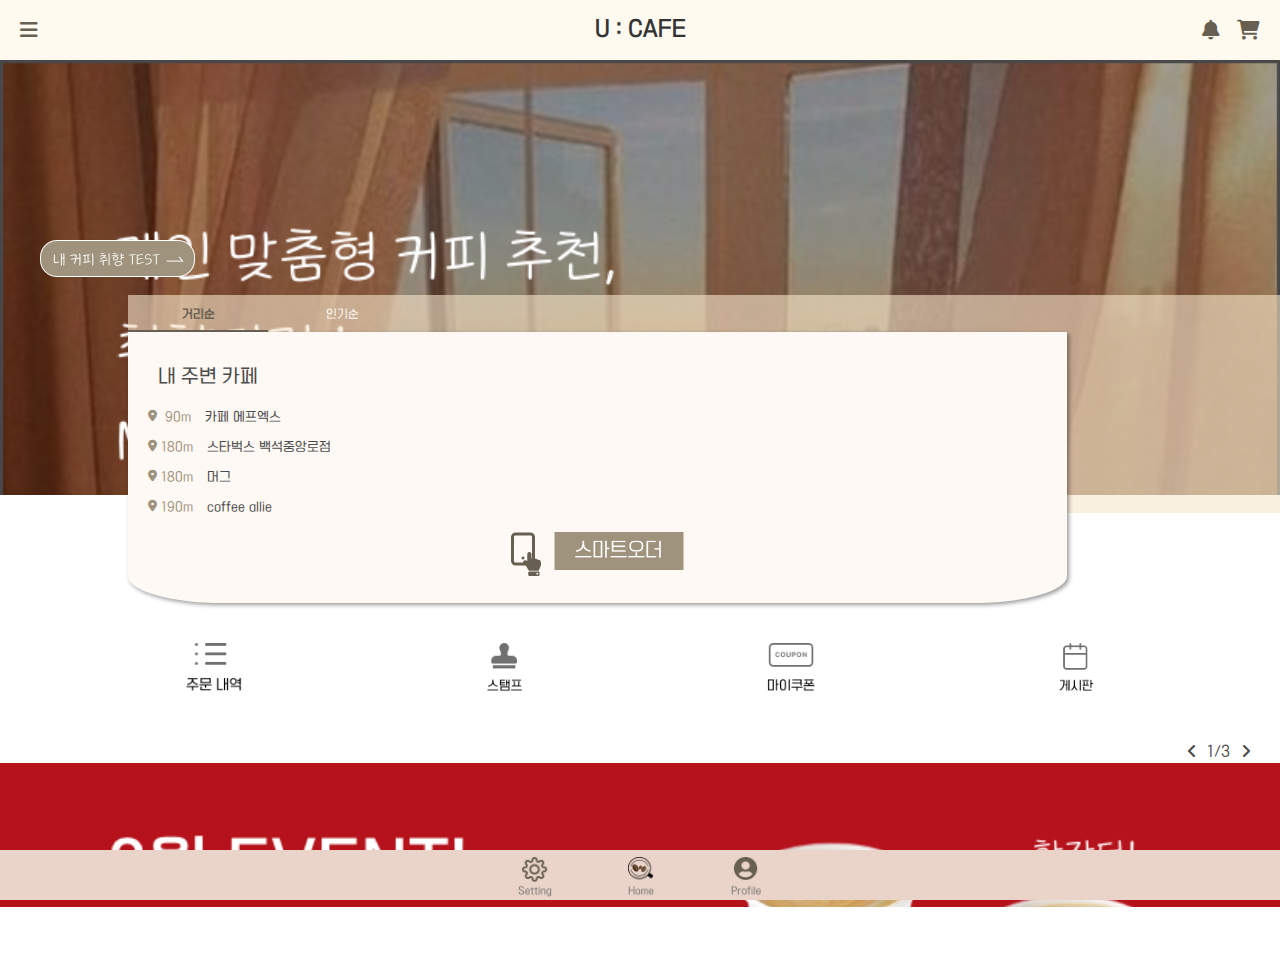
<file: index.html>
<!DOCTYPE html>
<html lang="ko">
<head>
    <meta charset="UTF-8">
    <meta http-equiv="X-UA-Compatible" content="IE=edge">
    <meta name="viewport" content="width=device-width, initial-scale=1.0">
    <title>UCAFE_main</title>
    <!-- 즐겨찾기 추가시 생성되는 파비콘 삽입 -->
    <link rel="shortcut icon" href="./img/favicon.ico" type="image/x-icon">
    <!-- 초기화 -->
    <link rel="stylesheet" href="./css/reset.css" type="text/css">
    <!--공통 서식 -->
    <link rel="stylesheet" href="./css/base.css" type="text/css">
    <!-- 레이아웃 -->
    <link rel="stylesheet" href="./css/main.css" type="text/css">
   <!-- 폰트어썸 아이콘을 사용하기 위한 링크 주소 -->
   <link rel="stylesheet" href="https://cdnjs.cloudflare.com/ajax/libs/font-awesome/6.0.0/css/all.min.css" integrity="sha512-9usAa10IRO0HhonpyAIVpjrylPvoDwiPUiKdWk5t3PyolY1cOd4DSE0Ga+ri4AuTroPR5aQvXU9xC6qOPnzFeg==" crossorigin="anonymous" referrerpolicy="no-referrer" />
   <script src="./script/jquery-3.6.0.js"></script>
</head>
<body>
    <input type="checkbox" id="toggle">
    <!-- 헤더 영역 -->
    <header>
        <h1><a href="index.html" title="메인페이지로 바로가기">
            U : CAFE</a>
        </h1>
        <div class="h_icon">
        <label for="toggle" class="fas fa-bars"></label>
        <a href="o_bell.html" title="알림"><i class="fa-solid fa-bell"></i></a>
        <a href="cart.html" title="장바구니"><i class="fas fa-shopping-cart"></i></a>
    </div>
    <!-- nav : gnb -->
    <nav class="gnb">
    <i class="fa-solid fa-barcode"></i>
    <label for="toggle" class="fas fa-times"></label>
    <!-- gnb : 로그인 -->
    <div class="log_in">
        <h2><a href="login.html" title="로그인">
            <i class="fa-solid fa-user"></i> &nbsp;로그인하기   
        </a></h2>
        <ul>
            <li><a href="stamp.html" title="스탬프">
                0<br>스탬프
            </a></li>
            <li><a href="coupon.html" title="쿠폰">
                0<br>쿠폰
            </a></li>
        </ul>
    </div>
    <!-- gnb : 메뉴 -->
    <ul class="gnb_list">
        <li><a href="order.html" title="주문하기">주문하기</a></li>
        <li><a href="test.html" title="내 커피 취향 테스트">내 커피 취향 테스트</a></li>
        <li><a href="curation.html" title="오늘의 추천 메뉴">오늘의 추천 메뉴</a></li>
        <li><a href="membership.html" title="주문 내역">주문 내역</a></li>
        <li><a href="info.html" title="게시판">게시판</a></li>
        <li><a href="event.html" title="이벤트">이벤트</a></li>
    </ul>


    </nav>
    </header>

    <!-- 메인콘텐츠 -->
    <main>
        <!-- slide -->
        <article id="slide">
            <h2>slide</h2>
            <ul>
                <li>
                    <img src="./img/s_01.png" alt="배너01">
                    <div class="s_btn">
                        <a href="test.html" title="내 취향 커피 테스트">
                        <img src="./img/s1_btn2.png" alt="button"></a>
                    </div>
            </li>
                <li>
                    <img src="./img/s_02.png" alt="배너02">
                    <div class="s_btn">
                        <a href="info.html" title="카페 및 메뉴 정보">
                        <img src="./img/s2_btn2.png" alt="button"></a>
                    </div>    
                </li>
                <li>
                    <img src="./img/s_03.png" alt="배너03">
                    <div class="s_btn">
                        <a href="curation.html" title="오늘의 추천메뉴">
                        <img src="./img/s2_btn2.png" alt="button"></a>
                    </div>    
                    </li>
            </ul>
        </article>
        <!-- 카페 검색 탭 -->
        <article id="tab_con">
            <h2>main_tab</h2>
            <input type="radio" id="tab01" name="a" checked>
            <label for="tab01">거리순</label>

            <input type="radio" id="tab02" name="a">
            <label for="tab02">인기순</label>
            <!-- 거리순 -->
            <ul class="d_list">
                <li class="title">내 주변 카페</li>
                <li><span><i class="fa-solid fa-location-dot"></i>&nbsp;&nbsp;90m</span>
                    카페 에프엑스</li>
                <li><span><i class="fa-solid fa-location-dot"></i> 180m</span>
                    스타벅스 백석중앙로점</li>
                <li><span><i class="fa-solid fa-location-dot"></i> 180m</span>
                    머그</li>
                <li><span><i class="fa-solid fa-location-dot"></i> 190m</span>
                    coffee allie</li>
            <!-- 주문 btn -->
            <li class="btn">
                <a href="order.html" title="order_btn">
                <img src="./img/m_order.png" alt="주문하기버튼">
                </a>
            </li>
            </ul>

            <!-- 인기순 -->
            <ul class="b_list">
                <li class="title">내 주변 카페</li>
                <li><span><i class="fa-solid fa-location-dot"></i> 278m</span>
                    스타벅스 백석중앙로점</li>
                <li><span><i class="fa-solid fa-location-dot"></i> 399m</span>
                    타르타르 일산백석점</li>
                <li><span><i class="fa-solid fa-location-dot"></i> 562m</span>
                    컴피</li>
                <li><span><i class="fa-solid fa-location-dot"></i> 562m</span>
                    37.5 일산백석점</li>
            <!-- 주문 btn -->
            <li class="btn">
                <a href="order.html" title="order_btn">
                <img src="./img/m_order.png" alt="주문하기버튼">
                </a>
            </li>
            </ul>   
        </article>
        <!-- 가로 배치 아이콘 -->
        <article id="col_con">
            <h2>main_icon</h2>
            <ul>
                <li><a href="pre.html" title="이전 주문 내역">
                    <img src="./img/m_icon_list.png" alt="list"></a></li>
                <li><a href="stamp.html" title="스탬프">
                    <img src="./img/m_icon_stamp.png" alt="stamp"></a></li>
                <li><a href="coupon.html" title="마이쿠폰">
                    <img src="./img/m_icon_coupon.png" alt="coupon"></a></li>
                <li><a href="commu.html" title="게시판">
                    <img src="./img/m_icon_com.png" alt="community"></a></li>
            </ul>
        </article>
        <!-- 광고 배너 -->
        <article id="s_banner">
            <h2>main_banner</h2>
            <img src="./img/b1.png" alt="광고배너" id="banner">
        
            <i class="fas fa-angle-left" id="l_btn"></i>
            <i class="fas fa-angle-right" id="r_btn"></i>
            <span id="page">&nbsp;</span>
        </article>
    </main>

    <!-- 푸터 영역 -->
    <footer>
        <!-- 푸터nav -->
        <nav>
            <ul>
                <li><a href="setting.html" title="설정화면으로 이동">
                    <img src="./img/f_setting.png" alt="setting"></a></li>
                <li><a href="index.html" title="메인화면으로 이동">
                    <img src="./img/f_logo.png" alt="main"></a></li>
                <li><a href="user.html" title="내 회원 정보로 이동">
                    <img src="./img/f_user.png" alt="user"></a></li>
            </ul>
        </nav>
    </footer>

    <script>
        // main slide
        $(document).ready(function(){
    
           //  첫번째 목록의 앞에 마지막 목록을 배치
            $('#slide > ul > li:last-child').insertBefore('#slide > ul > li:first-child');
           //  왼쪽으로 이동하여 1번이미지가 가운데 오도록한다
           $('#slide > ul').css('margin-left','-100%');
    
           function moveLeft(){
               console.log(1);
               $('#slide > ul').animate({'margin-left':'-200%'},500,function(){
                   $('#slide > ul > li:first-child').insertAfter('#slide > ul > li:last-child');
                   $('#slide > ul').css('margin-left','-100%');
               });
           }
           let Timer = setInterval(moveLeft,3000)
        });

         // slide banner
         let n = 1; //초기값
        document.getElementById('page').innerHTML = n+'/3';
        
        //좌, 우측 방향버튼 글릭시 해당 숫자가 표시되개 하기
        //변수 선언
        const l_btn = document.getElementById('l_btn');
        const r_btn = document.getElementById('r_btn');

        l_btn.onclick = function(){
            if(n==1){
                n=3; 
            }else{ 
                n--;
            }
            document.getElementById('page').innerHTML=n+'/3';
            document.getElementById('banner').src='./img/b'+n+'.png';
        }
        r_btn.onclick = function(){
            if(n==3){ 
                n=1; 
            }else{ 
                n++; 
            }
            document.getElementById('page').innerHTML=n+'/3'; //변수에 값을 대입하여 숫자가 변경되도록 한다
            document.getElementById('banner').src='./img/b'+n+'.png';
        }
        //5초마다 페이지 번호를 증가시켜서 자동으로 이미지 변경되게 하기
        let Timer = setInterval(function(){
            if(n==3){ 
                n=1; 
            }else{ 
                n++; 
            }
            document.getElementById('page').innerHTML=n+'/3'; //변수에 값을 대입하여 숫자가 변경되도록 한다
            document.getElementById('banner').src='./img/b'+n+'.png';
        },5000);
    </script>
</body>
</html>
</file>
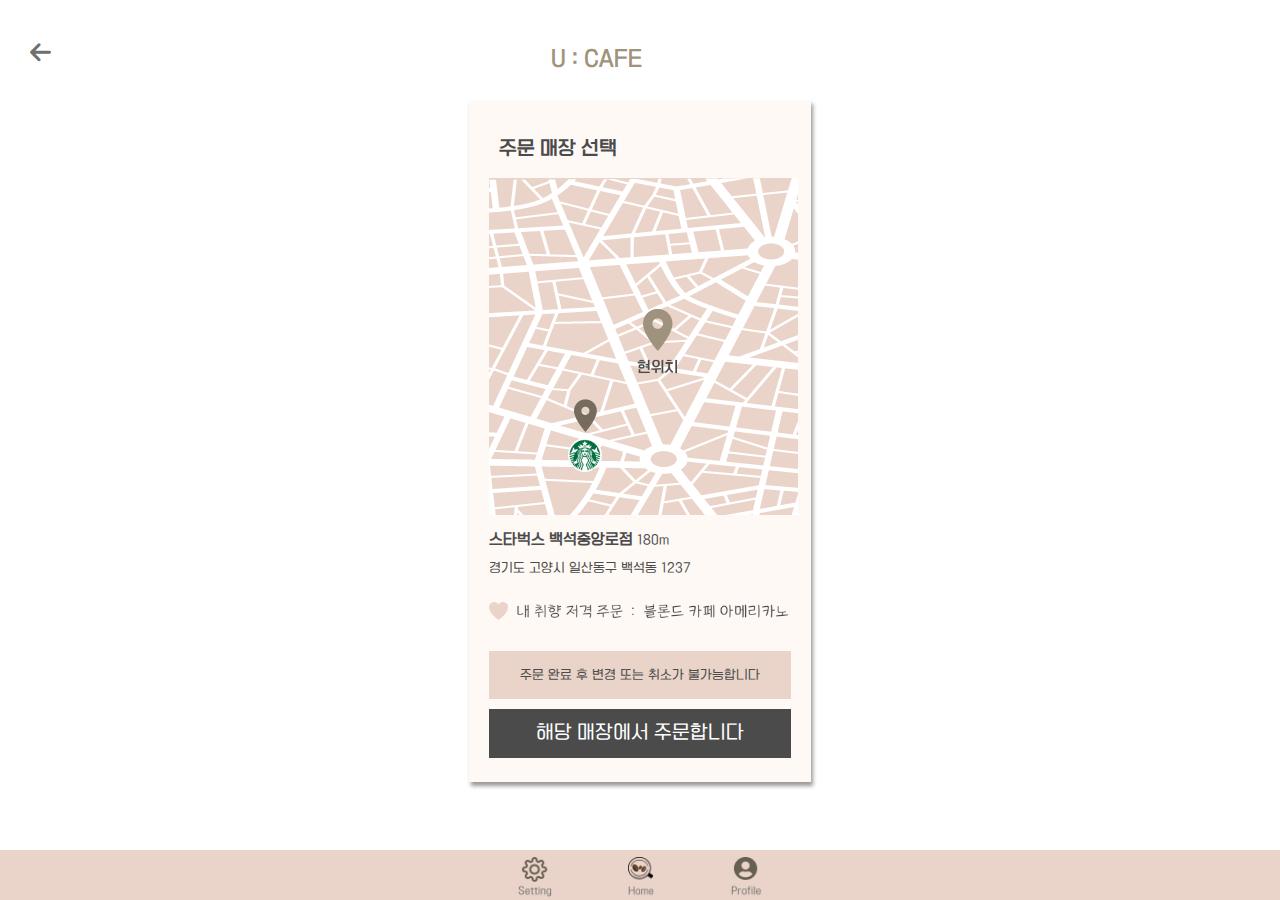
<file: order.html>
<!DOCTYPE html>
<html lang="ko">
<head>
    <meta charset="UTF-8">
    <meta http-equiv="X-UA-Compatible" content="IE=edge">
    <meta name="viewport" content="width=device-width, initial-scale=1.0">
    <title>UCAFE_order</title>
    <!-- 즐겨찾기 추가시 생성되는 파비콘 삽입 -->
    <link rel="shortcut icon" href="./img/favicon.ico" type="image/x-icon">
    <!-- 초기화 -->
    <link rel="stylesheet" href="./css/reset.css" type="text/css">
    <!--공통 서식 -->
    <link rel="stylesheet" href="./css/base.css" type="text/css">
    <!-- 레이아웃 -->
    <link rel="stylesheet" href="./css/order.css" type="text/css">
   <!-- 폰트어썸 아이콘을 사용하기 위한 링크 주소 -->
   <link rel="stylesheet" href="https://cdnjs.cloudflare.com/ajax/libs/font-awesome/6.0.0/css/all.min.css" integrity="sha512-9usAa10IRO0HhonpyAIVpjrylPvoDwiPUiKdWk5t3PyolY1cOd4DSE0Ga+ri4AuTroPR5aQvXU9xC6qOPnzFeg==" crossorigin="anonymous" referrerpolicy="no-referrer" />
</head>
<body>
    <!-- 헤더 영역 -->
    <header>
        <a href="index.html" title="메인화면가기"><i class="fa-solid fa-arrow-left"></i></a>
        <h1>U : CAFE</h1>
    </header>
    <!-- 메인콘텐츠 -->
    <main>
        <div class="order">
            <div class="order_txt">
                <h2>주문 매장 선택</h2> 
                <ul>
                    <li>
                      <img src="./img/p_order.png" alt="주문 매장 위치">
                  </li>
                  <li><span>스타벅스 백석중앙로점</span> 180m</li>
                  <li>경기도 고양시 일산동구 백석동 1237</li>
                  <li><img src="./img/order_res.png" alt="내 취향 저격 메뉴"></li>
                  <li class="b01">주문 완료 후 변경 또는 취소가 불가능합니다</li>
                  <li class="b02"><a href="order_menu.html" title="메뉴 선택 화면으로 이동">해당 매장에서 주문합니다</a></li>
                </ul>
            </div>
        </div>
      </main>

        <!-- 푸터 영역 -->
        <footer>
            <!-- 푸터nav -->
            <nav>
                <ul>
                    <li><a href="setting.html" title="설정화면으로 이동">
                        <img src="./img/f_setting.png" alt="setting"></a></li>
                    <li><a href="index.html" title="메인화면으로 이동">
                        <img src="./img/f_logo.png" alt="main"></a></li>
                    <li><a href="user.html" title="내 회원 정보로 이동">
                        <img src="./img/f_user.png" alt="user"></a></li>
                </ul>
            </nav>
        </footer>
</body>
</html>
</file>
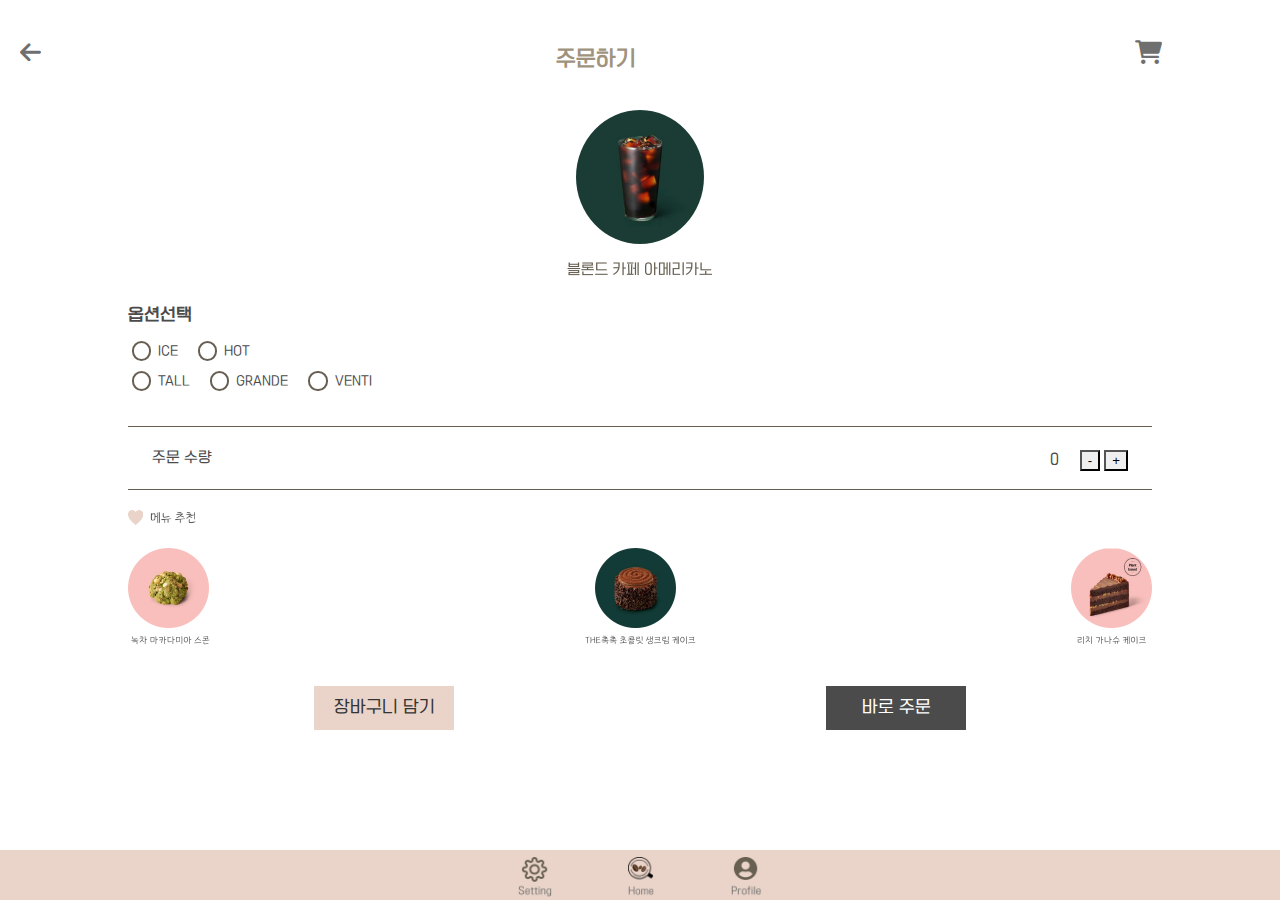
<file: order_menu.html>
<!DOCTYPE html>
<html lang="ko">
<head>
    <meta charset="UTF-8">
    <meta http-equiv="X-UA-Compatible" content="IE=edge">
    <meta name="viewport" content="width=device-width, initial-scale=1.0">
    <title>UCAFE_order</title>
    <!-- 즐겨찾기 추가시 생성되는 파비콘 삽입 -->
    <link rel="shortcut icon" href="./img/favicon.ico" type="image/x-icon">
    <!-- 초기화 -->
    <link rel="stylesheet" href="./css/reset.css" type="text/css">
    <!--공통 서식 -->
    <link rel="stylesheet" href="./css/base.css" type="text/css">
    <!-- 레이아웃 -->
    <link rel="stylesheet" href="./css/order_menu.css" type="text/css">
    <!-- 옵션선택 -->
    <script src="./script/check.js"></script>
    <!-- 숫자 증감 -->
    <script src="./script/number.js"></script>
   <!-- 폰트어썸 아이콘을 사용하기 위한 링크 주소 -->
   <link rel="stylesheet" href="https://cdnjs.cloudflare.com/ajax/libs/font-awesome/6.0.0/css/all.min.css" integrity="sha512-9usAa10IRO0HhonpyAIVpjrylPvoDwiPUiKdWk5t3PyolY1cOd4DSE0Ga+ri4AuTroPR5aQvXU9xC6qOPnzFeg==" crossorigin="anonymous" referrerpolicy="no-referrer" />
</head>
<body>
    <!-- 헤더 영역 -->
    <header>
        <h1>주문하기</h1>
        <div class="h_icon">
        <a href="order.html" title="이전화면으로"><i class="fa-solid fa-arrow-left"></i></a>
        <a href="cart.html" title="장바구니"><i class="fas fa-shopping-cart"></i></a>
    </div>
    </header>
    <!-- 메인콘텐츠 -->
    <main>
        <div class="order">
            <div class="img">
            <img src="./img/menu_img.png" alt="블론드 카페 아메리카노">
        </div> 
            <div class="check">
                <h3>옵션선택</h3> 
                <!-- 옵션1 -->
                <div class="checkbox">
                    <label>  
                    <input type="checkbox" name="one" value="ice" onclick='checkOnlyOne(this)'/> 
                    ICE
                    <span class="checkmark"></span>
                </label> 
                    <label>
                    <input type="checkbox" name="one" value="hot" onclick='checkOnlyOne(this)'/> 
                    HOT
                </label>
            </div> 
            <!-- 옵션2 -->
            <div class="checkbox">
                <label>  
                <input type="checkbox" name="size" value="TALL" onclick='checkOneSize(this)'/> 
                TALL
            </label> 
                <label>
                <input type="checkbox" name="size" value="GRANDE" onclick='checkOneSize(this)'/> 
                GRANDE
            </label>
                <label>
                <input type="checkbox" name="size" value="VENTI" onclick='checkOneSize(this)'/> 
                VENTI
            </label>
        </div>      
            </div>
            <!-- 주문 수량 증감 -->
            <div class="number">
            주문 수량
            <div class="n_right">
                <div id='result'>0</div>
            <input type='button' onclick='count("minus")' value='-'/>
            <input type='button' onclick='count("plus")' value='+'/>
            </div>
            </div>
            <!-- 메뉴 추천 -->
            <div class="recom">
                <h4><img src="./img/recommend.png" alt="메뉴 추천"></h4>
                <ul class="recom_img">
                    <li><a href="#" title="메뉴 상세페이지로 이동"><img src="./img/r_01.png" alt="메뉴1"></a></li>
                    <li><a href="#" title="메뉴 상세페이지로 이동"><img src="./img/r_02.png" alt="메뉴2"></a></li>
                    <li><a href="#" title="메뉴 상세페이지로 이동"><img src="./img/r_03.png" alt="메뉴3"></a></li>
                </ul>
            </div>
            <!-- 버튼 -->
            <ul class="btn">
                <li class="b01"><a href="cart.html" title="장바구니 담기">장바구니 담기</a></li>
                <li class="b02"><a href="pay.html" title="바로 주문">바로 주문</a></li>
            </ul>
        </div>
      </main>

        <!-- 푸터 영역 -->
        <footer>
            <!-- 푸터nav -->
            <nav>
                <ul>
                    <li><a href="setting.html" title="설정화면으로 이동">
                        <img src="./img/f_setting.png" alt="setting"></a></li>
                    <li><a href="index.html" title="메인화면으로 이동">
                        <img src="./img/f_logo.png" alt="main"></a></li>
                    <li><a href="user.html" title="내 회원 정보로 이동">
                        <img src="./img/f_user.png" alt="user"></a></li>
                </ul>
            </nav>
        </footer>
</body>
</html>
</file>
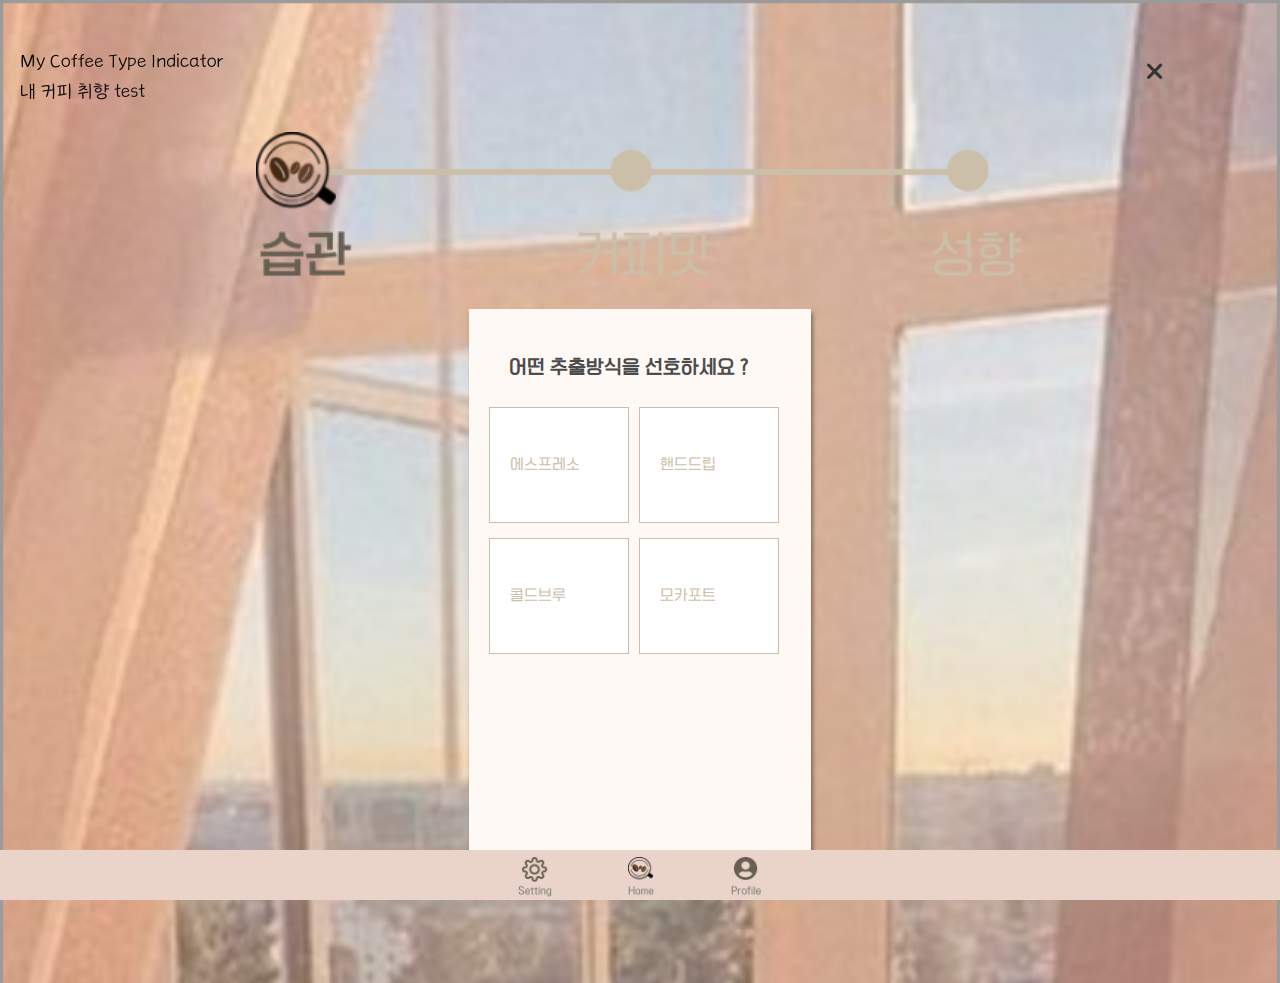
<file: test.html>
<!DOCTYPE html>
<html lang="ko">
<head>
    <meta charset="UTF-8">
    <meta http-equiv="X-UA-Compatible" content="IE=edge">
    <meta name="viewport" content="width=device-width, initial-scale=1.0">
    <title>UCAFE_test</title>
    <!-- 즐겨찾기 추가시 생성되는 파비콘 삽입 -->
    <link rel="shortcut icon" href="./img/favicon.ico" type="image/x-icon">
    <!-- 초기화 -->
    <link rel="stylesheet" href="./css/reset.css" type="text/css">
    <!--공통 서식 -->
    <link rel="stylesheet" href="./css/base.css" type="text/css">
    <!-- 레이아웃 -->
    <link rel="stylesheet" href="./css/test.css" type="text/css">
   <!-- 폰트어썸 아이콘을 사용하기 위한 링크 주소 -->
   <link rel="stylesheet" href="https://cdnjs.cloudflare.com/ajax/libs/font-awesome/6.0.0/css/all.min.css" integrity="sha512-9usAa10IRO0HhonpyAIVpjrylPvoDwiPUiKdWk5t3PyolY1cOd4DSE0Ga+ri4AuTroPR5aQvXU9xC6qOPnzFeg==" crossorigin="anonymous" referrerpolicy="no-referrer" />
</head>
<body>
    <!-- 헤더 영역 -->
    <header>
        <h1><a href="index.html" title="메인페이지로 바로가기">
            <img src="./img/h_test.png" alt="내 취향 커피 test"></a>
        </h1>
        <a href="index.html" title="현재창닫기"><i class="fas fa-times"></i></a>
    </header>

    <!-- 메인콘텐츠 -->
    <main>
      <div class="test">
          <div class="h_test">
          <img src="./img/i_test.png" alt="테스트 진행상황">
        </div>
          <div class="m_test">
              <h2>어떤 추출방식을 선호하세요 ?</h2>
              <ul>
                  <li><a href="test_1.html">에스프레소</a>
                    <span><img src="./img/test_check.png" alt="선택아이콘"></span>
                </li>
                  <li><a href="test_1.html">핸드드립</a>
                    <span><img src="./img/test_check.png" alt="선택아이콘"></span>
                </li>
                  <li><a href="test_1.html">콜드브루</a>
                    <span><img src="./img/test_check.png" alt="선택아이콘"></span>
                </li>
                  <li><a href="test_1.html">모카포트</a>
                    <span><img src="./img/test_check.png" alt="선택아이콘"></span>
                </li>
              </ul>
          </div>
      </div>
    </main>

    <!-- 푸터 영역 -->
    <footer>
        <!-- 푸터nav -->
        <nav>
            <ul>
                <li><a href="setting.html" title="설정화면으로 이동">
                    <img src="./img/f_setting.png" alt="setting"></a></li>
                <li><a href="index.html" title="메인화면으로 이동">
                    <img src="./img/f_logo.png" alt="main"></a></li>
                <li><a href="user.html" title="내 회원 정보로 이동">
                    <img src="./img/f_user.png" alt="user"></a></li>
            </ul>
        </nav>
    </footer>

</body>
</html>
</file>
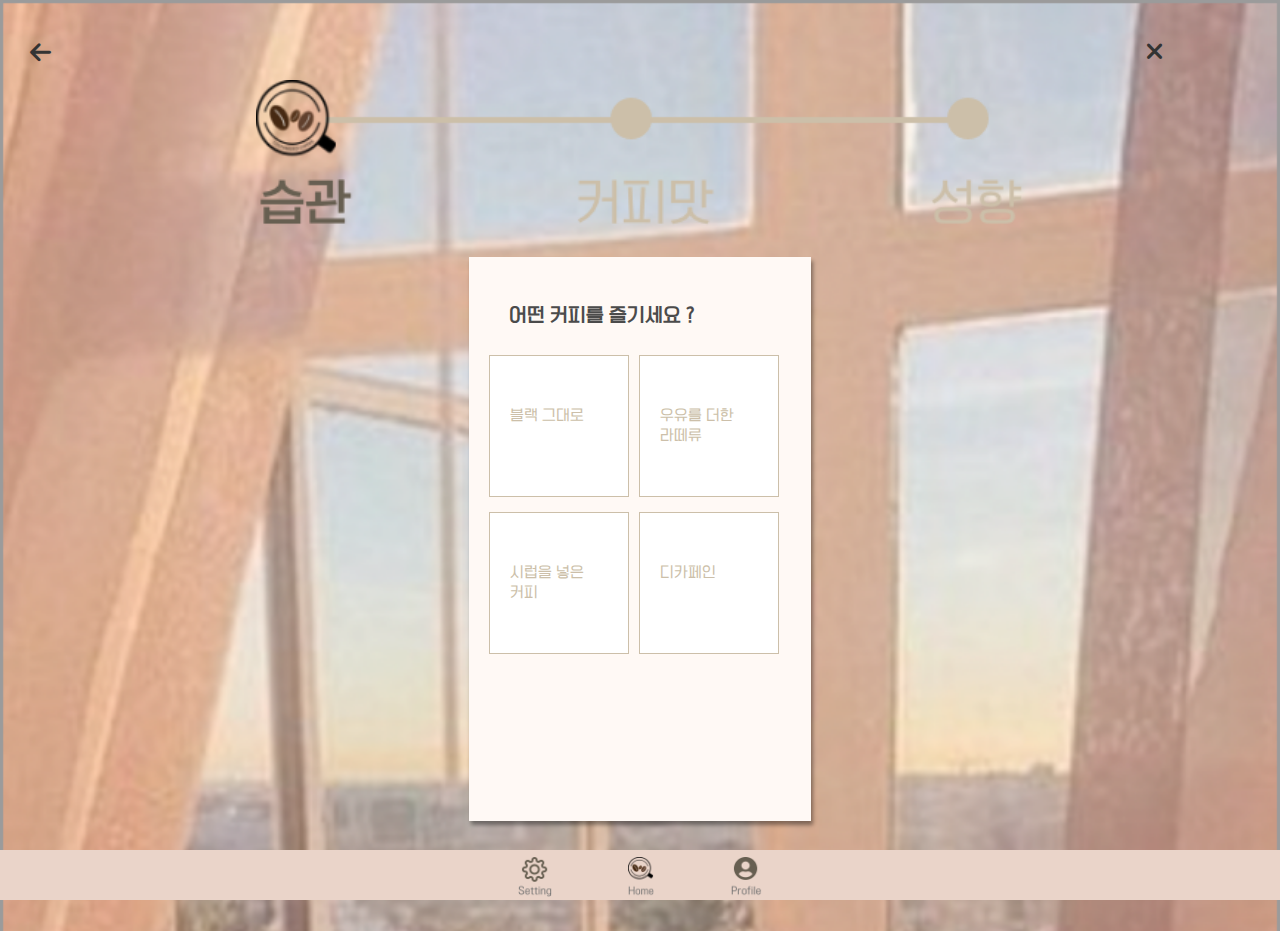
<file: test_1.html>
<!DOCTYPE html>
<html lang="ko">
<head>
    <meta charset="UTF-8">
    <meta http-equiv="X-UA-Compatible" content="IE=edge">
    <meta name="viewport" content="width=device-width, initial-scale=1.0">
    <title>UCAFE_test</title>
    <!-- 즐겨찾기 추가시 생성되는 파비콘 삽입 -->
    <link rel="shortcut icon" href="./img/favicon.ico" type="image/x-icon">
    <!-- 초기화 -->
    <link rel="stylesheet" href="./css/reset.css" type="text/css">
    <!--공통 서식 -->
    <link rel="stylesheet" href="./css/base.css" type="text/css">
    <!-- 레이아웃 -->
    <link rel="stylesheet" href="./css/test_1.css" type="text/css">
   <!-- 폰트어썸 아이콘을 사용하기 위한 링크 주소 -->
   <link rel="stylesheet" href="https://cdnjs.cloudflare.com/ajax/libs/font-awesome/6.0.0/css/all.min.css" integrity="sha512-9usAa10IRO0HhonpyAIVpjrylPvoDwiPUiKdWk5t3PyolY1cOd4DSE0Ga+ri4AuTroPR5aQvXU9xC6qOPnzFeg==" crossorigin="anonymous" referrerpolicy="no-referrer" />
</head>
<body>
    <!-- 헤더 영역 -->
    <header>
        <a href="test.html" title="이전화면으로"><i class="fa-solid fa-arrow-left"></i></a>
        <a href="index.html" title="현재창닫기"><i class="fas fa-times"></i></a>
    </header>

    <!-- 메인콘텐츠 -->
    <main>
      <div class="test">
          <div class="h_test">
          <img src="./img/i_test.png" alt="테스트 진행상황">
        </div>
          <div class="m_test">
              <h2>어떤 커피를 즐기세요 ?</h2>
              <ul>
                  <li><a href="test_2.html">블랙 그대로</a>
                    <span><img src="./img/test_check.png" alt="선택아이콘"></span>
                </li>
                  <li><a href="test_2.html">우유를 더한<br>라떼류</a>
                    <span><img src="./img/test_check.png" alt="선택아이콘"></span>
                </li>
                  <li><a href="test_2.html">시럽을 넣은<br>커피</a>
                    <span><img src="./img/test_check.png" alt="선택아이콘"></span>
                </li>
                  <li><a href="test_2.html">디카페인</a>
                    <span><img src="./img/test_check.png" alt="선택아이콘"></span>
                </li>
              </ul>
          </div>
      </div>
    </main>

    <!-- 푸터 영역 -->
    <footer>
        <!-- 푸터nav -->
        <nav>
            <ul>
                <li><a href="setting.html" title="설정화면으로 이동">
                    <img src="./img/f_setting.png" alt="setting"></a></li>
                <li><a href="index.html" title="메인화면으로 이동">
                    <img src="./img/f_logo.png" alt="main"></a></li>
                <li><a href="user.html" title="내 회원 정보로 이동">
                    <img src="./img/f_user.png" alt="user"></a></li>
            </ul>
        </nav>
    </footer>

</body>
</html>
</file>
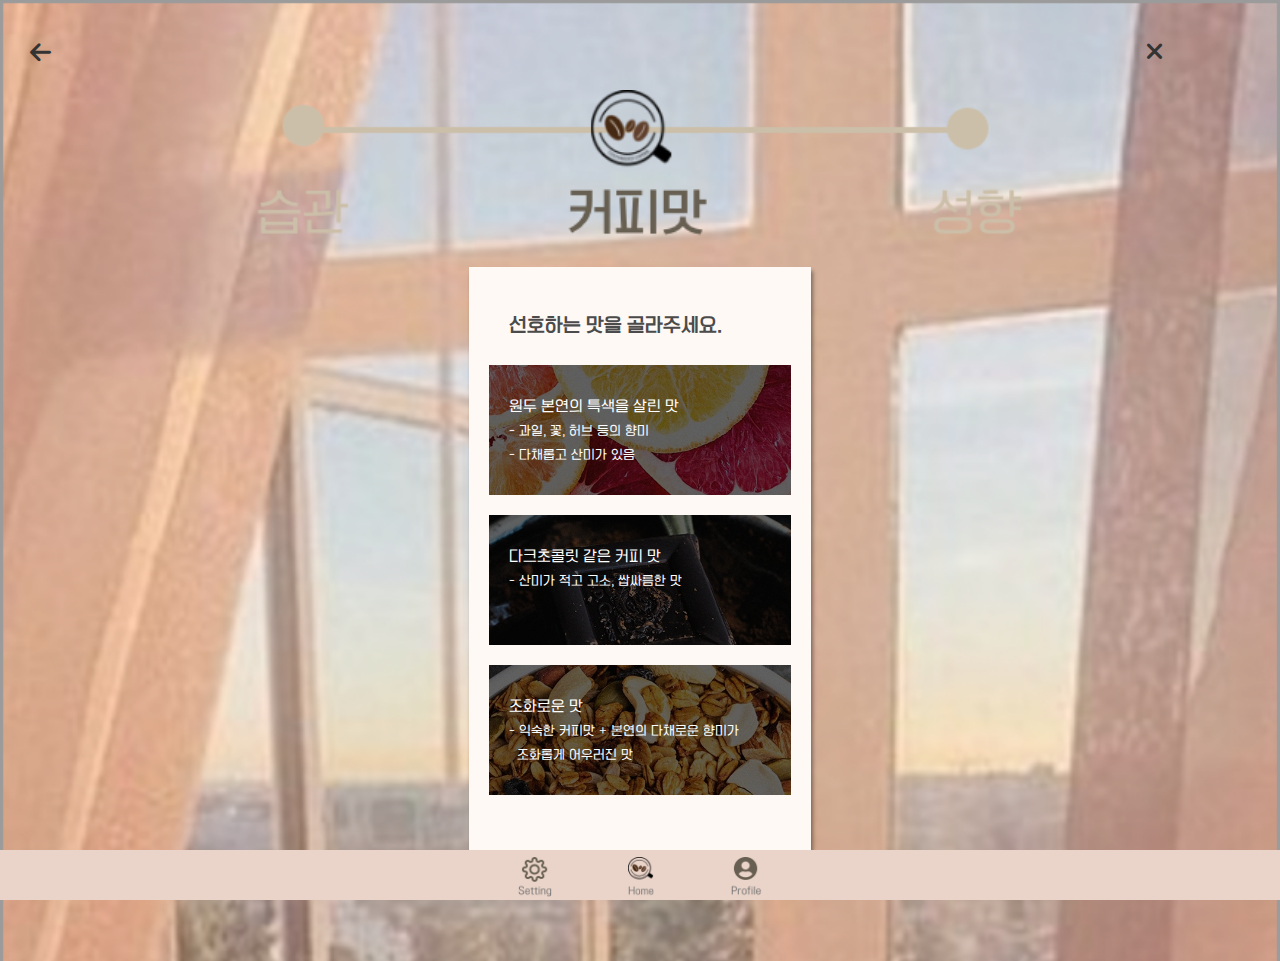
<file: test_2.html>
<!DOCTYPE html>
<html lang="ko">
<head>
    <meta charset="UTF-8">
    <meta http-equiv="X-UA-Compatible" content="IE=edge">
    <meta name="viewport" content="width=device-width, initial-scale=1.0">
    <title>UCAFE_test</title>
    <!-- 즐겨찾기 추가시 생성되는 파비콘 삽입 -->
    <link rel="shortcut icon" href="./img/favicon.ico" type="image/x-icon">
    <!-- 초기화 -->
    <link rel="stylesheet" href="./css/reset.css" type="text/css">
    <!--공통 서식 -->
    <link rel="stylesheet" href="./css/base.css" type="text/css">
    <!-- 레이아웃 -->
    <link rel="stylesheet" href="./css/test_2.css" type="text/css">
   <!-- 폰트어썸 아이콘을 사용하기 위한 링크 주소 -->
   <link rel="stylesheet" href="https://cdnjs.cloudflare.com/ajax/libs/font-awesome/6.0.0/css/all.min.css" integrity="sha512-9usAa10IRO0HhonpyAIVpjrylPvoDwiPUiKdWk5t3PyolY1cOd4DSE0Ga+ri4AuTroPR5aQvXU9xC6qOPnzFeg==" crossorigin="anonymous" referrerpolicy="no-referrer" />
</head>
<body>
    <!-- 헤더 영역 -->
    <header>
        <a href="test.html" title="이전화면으로"><i class="fa-solid fa-arrow-left"></i></a>
        <a href="index.html" title="현재창닫기"><i class="fas fa-times"></i></a>
    </header>

    <!-- 메인콘텐츠 -->
    <main>
      <div class="test">
          <div class="h_test">
          <img src="./img/i_test_1.png" alt="테스트 진행상황">
        </div>
          <div class="m_test">
              <h2>선호하는 맛을 골라주세요.</h2>
              <ul>
                  <li><a href="test_3.html">원두 본연의 특색을 살린 맛
                    <p class="m_test_info">
                    - 과일, 꽃, 허브 등의 향미<br>
                    - 다채롭고 산미가 있음
                </p>
                  </a>
                </li>

                  <li><a href="test_3.html">다크초콜릿 같은 커피 맛
                    <p class="m_test_info">
                    - 산미가 적고 고소, 쌉싸름한 맛
                </p>
                </a>
                </li>
                  <li><a href="test_3.html">조화로운 맛
                    <p class="m_test_info">
                      - 익숙한 커피맛 + 본연의 다채로운 향미가<br>
                      &nbsp;&nbsp;조화롭게 어우러진 맛
                      </p>
                    </a>
                    </li>
              </ul>
          </div>
      </div>
    </main>

    <!-- 푸터 영역 -->
    <footer>
        <!-- 푸터nav -->
        <nav>
            <ul>
                <li><a href="setting.html" title="설정화면으로 이동">
                    <img src="./img/f_setting.png" alt="setting"></a></li>
                <li><a href="index.html" title="메인화면으로 이동">
                    <img src="./img/f_logo.png" alt="main"></a></li>
                <li><a href="user.html" title="내 회원 정보로 이동">
                    <img src="./img/f_user.png" alt="user"></a></li>
            </ul>
        </nav>
    </footer>

</body>
</html>
</file>
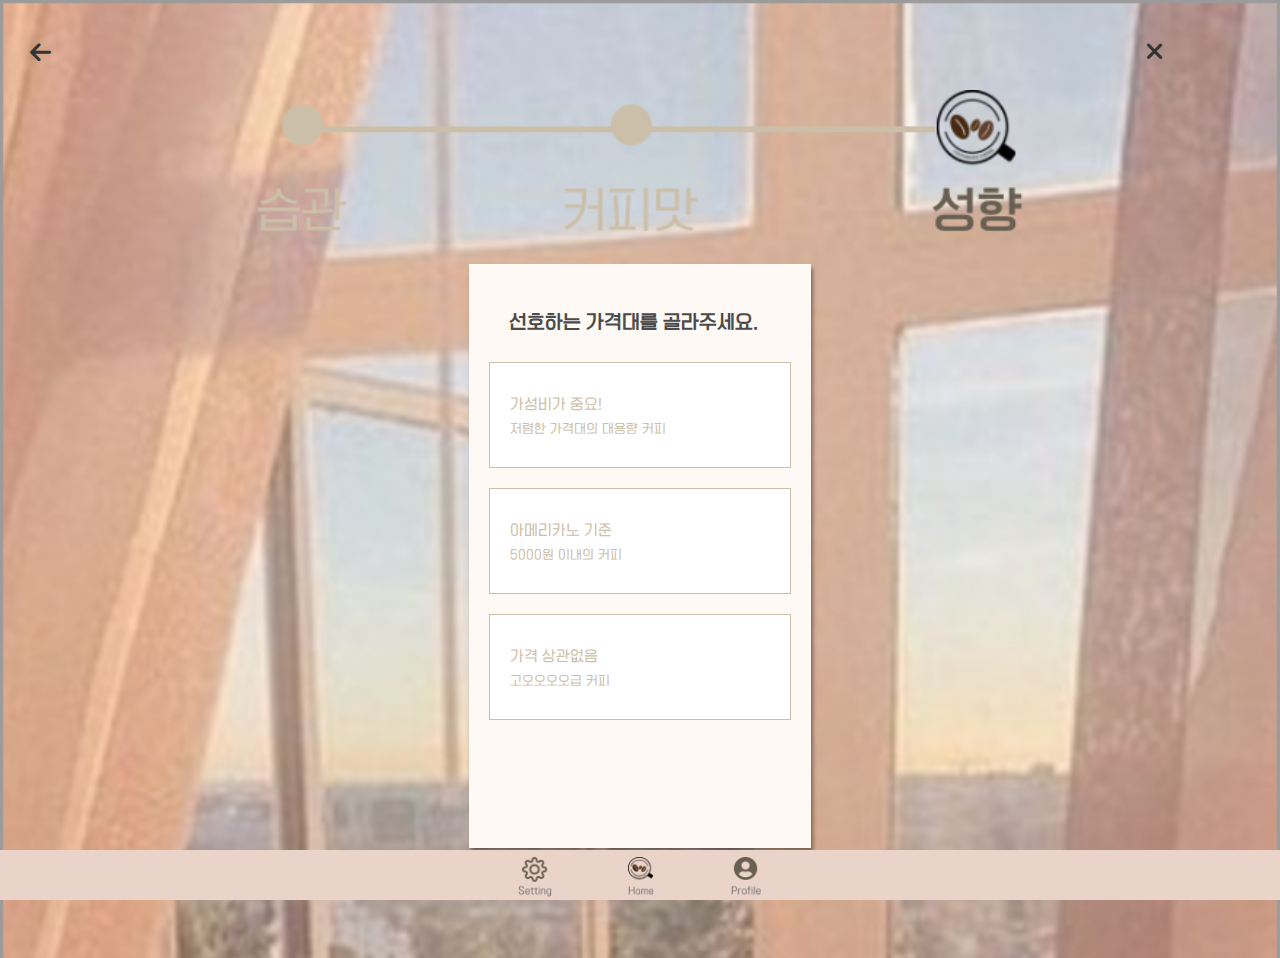
<file: test_3.html>
<!DOCTYPE html>
<html lang="ko">
<head>
    <meta charset="UTF-8">
    <meta http-equiv="X-UA-Compatible" content="IE=edge">
    <meta name="viewport" content="width=device-width, initial-scale=1.0">
    <title>UCAFE_test</title>
    <!-- 즐겨찾기 추가시 생성되는 파비콘 삽입 -->
    <link rel="shortcut icon" href="./img/favicon.ico" type="image/x-icon">
    <!-- 초기화 -->
    <link rel="stylesheet" href="./css/reset.css" type="text/css">
    <!--공통 서식 -->
    <link rel="stylesheet" href="./css/base.css" type="text/css">
    <!-- 레이아웃 -->
    <link rel="stylesheet" href="./css/test_3.css" type="text/css">
   <!-- 폰트어썸 아이콘을 사용하기 위한 링크 주소 -->
   <link rel="stylesheet" href="https://cdnjs.cloudflare.com/ajax/libs/font-awesome/6.0.0/css/all.min.css" integrity="sha512-9usAa10IRO0HhonpyAIVpjrylPvoDwiPUiKdWk5t3PyolY1cOd4DSE0Ga+ri4AuTroPR5aQvXU9xC6qOPnzFeg==" crossorigin="anonymous" referrerpolicy="no-referrer" />
</head>
<body>
    <!-- 헤더 영역 -->
    <header>
        <a href="test.html" title="이전화면으로"><i class="fa-solid fa-arrow-left"></i></a>
        <a href="index.html" title="현재창닫기"><i class="fas fa-times"></i></a>
    </header>

    <!-- 메인콘텐츠 -->
    <main>
      <div class="test">
          <div class="h_test">
          <img src="./img/i_test_2.png" alt="테스트 진행상황">
        </div>
          <div class="m_test">
              <h2>선호하는 가격대를 골라주세요.</h2>
              <ul>
                  <li><a href="test_result.html">가성비가 중요!
                    <p class="m_test_info">
                        저렴한 가격대의 대용량 커피
                </p>
                  </a>
                  <span><img src="./img/test_check.png" alt="선택아이콘"></span>
                </li>

                  <li><a href="test_result.html">아메리카노 기준
                    <p class="m_test_info">
                    5000원 이내의 커피
                </p>
                </a>
                <span><img src="./img/test_check.png" alt="선택아이콘"></span>
                </li>
                  <li><a href="test_result.html">가격 상관없음
                    <p class="m_test_info">
                      고오오오오급 커피
                      </p>
                    </a>
                    <span><img src="./img/test_check.png" alt="선택아이콘"></span>
                    </li>
              </ul>
          </div>
      </div>
    </main>

    <!-- 푸터 영역 -->
    <footer>
        <!-- 푸터nav -->
        <nav>
            <ul>
                <li><a href="setting.html" title="설정화면으로 이동">
                    <img src="./img/f_setting.png" alt="setting"></a></li>
                <li><a href="index.html" title="메인화면으로 이동">
                    <img src="./img/f_logo.png" alt="main"></a></li>
                <li><a href="user.html" title="내 회원 정보로 이동">
                    <img src="./img/f_user.png" alt="user"></a></li>
            </ul>
        </nav>
    </footer>

</body>
</html>
</file>
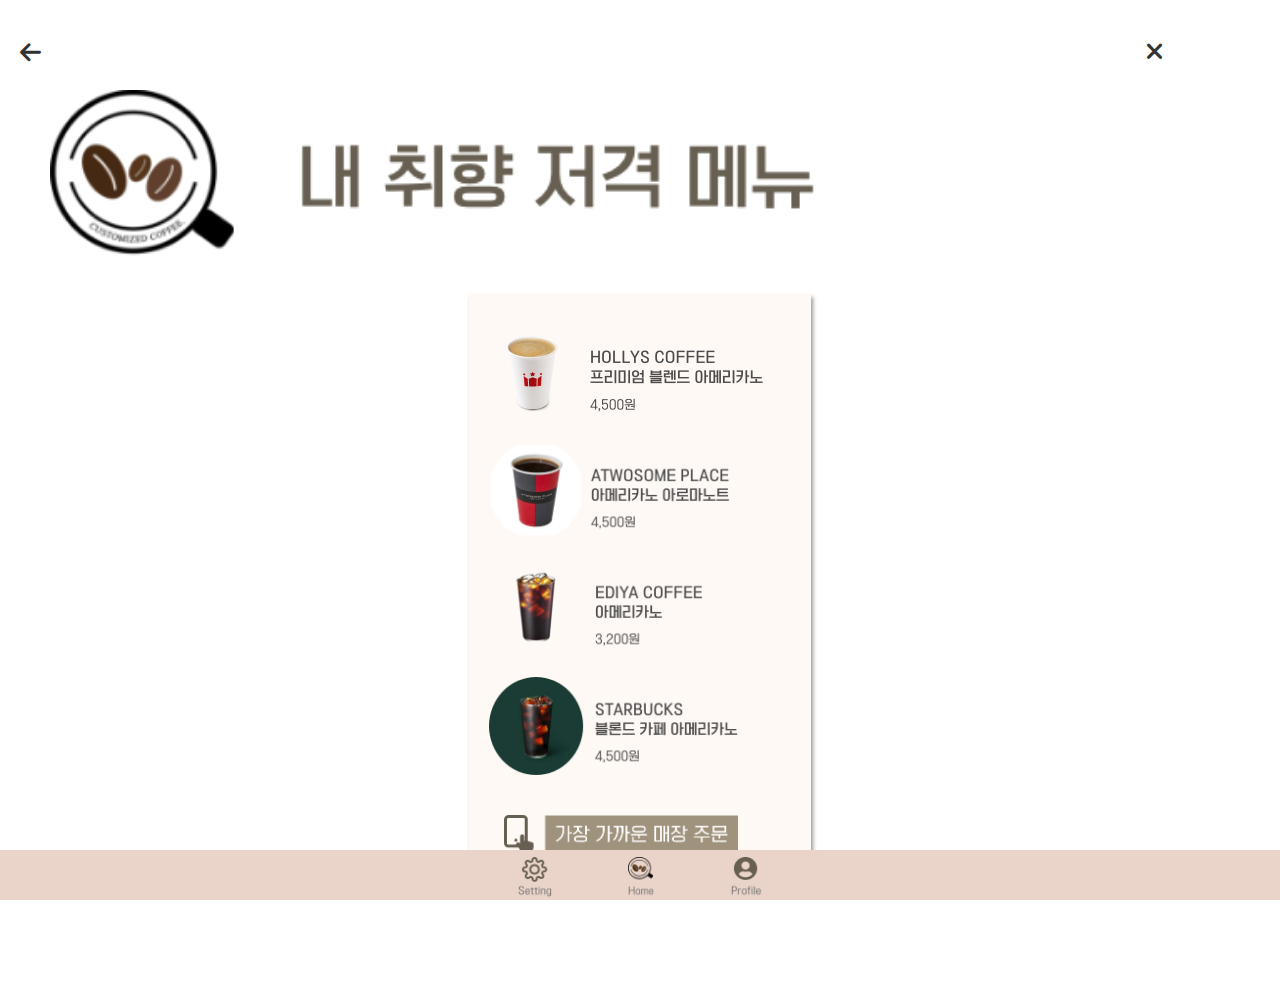
<file: test_result.html>
<!DOCTYPE html>
<html lang="ko">
<head>
    <meta charset="UTF-8">
    <meta http-equiv="X-UA-Compatible" content="IE=edge">
    <meta name="viewport" content="width=device-width, initial-scale=1.0">
    <title>UCAFE_test</title>
    <!-- 즐겨찾기 추가시 생성되는 파비콘 삽입 -->
    <link rel="shortcut icon" href="./img/favicon.ico" type="image/x-icon">
    <!-- 초기화 -->
    <link rel="stylesheet" href="./css/reset.css" type="text/css">
    <!--공통 서식 -->
    <link rel="stylesheet" href="./css/base.css" type="text/css">
    <!-- 레이아웃 -->
    <link rel="stylesheet" href="./css/result.css" type="text/css">
   <!-- 폰트어썸 아이콘을 사용하기 위한 링크 주소 -->
   <link rel="stylesheet" href="https://cdnjs.cloudflare.com/ajax/libs/font-awesome/6.0.0/css/all.min.css" integrity="sha512-9usAa10IRO0HhonpyAIVpjrylPvoDwiPUiKdWk5t3PyolY1cOd4DSE0Ga+ri4AuTroPR5aQvXU9xC6qOPnzFeg==" crossorigin="anonymous" referrerpolicy="no-referrer" />
</head>
<body>
    <!-- 헤더 영역 -->
    <header>
        <a href="test.html" title="이전화면으로"><i class="fa-solid fa-arrow-left"></i></a>
        <a href="index.html" title="현재창닫기"><i class="fas fa-times"></i></a>
    </header>

    <!-- 메인콘텐츠 -->
    <main>
      <div class="con">
          <div class="c_top">
          <img src="./img//h_result.png" alt="내 취향 저격 메뉴">
        </div>
          <div class="c_txt">
              <ul>
                  <li><a href="menu_info.html" title="메뉴정보"
                    ><img src="./img/result_txt.png" alt="할리스 프리미엄 블렌드 아메리카노">
                </a></li>
                  <li><a href="menu_info.html" title="메뉴정보"
                    ><img src="./img/result_txt_2.png" alt="투썸플레이스 아메리카노 아로마노트">
                </a></li>
                  <li><a href="menu_info.html" title="메뉴정보"
                    ><img src="./img/result_txt_3.png" alt="이디야 아메리카노">
                </a></li>
                  <li><a href="menu_info.html" title="메뉴정보"
                    ><img src="./img/result_txt_4.png" alt="스타벅스 블론드 카페 아메리카노">
                </a></li>
                  <li><a href="order.html" title="주문하기"
                    ><img src="./img/result_order.png" alt="가장 가까운 매장 주문">
                </a></li>
              </ul>
          </div>
      </div>
    </main>

    <!-- 푸터 영역 -->
    <footer>
        <!-- 푸터nav -->
        <nav>
            <ul>
                <li><a href="setting.html" title="설정화면으로 이동">
                    <img src="./img/f_setting.png" alt="setting"></a></li>
                <li><a href="index.html" title="메인화면으로 이동">
                    <img src="./img/f_logo.png" alt="main"></a></li>
                <li><a href="user.html" title="내 회원 정보로 이동">
                    <img src="./img/f_user.png" alt="user"></a></li>
            </ul>
        </nav>
    </footer>

</body>
</html>
</file>
<file: css/base.css>
@charset "utf-8";
/* 기본서식 */
@font-face {
  font-family:"210 옴니고딕OTF";
  src: local('210 옴니고딕');  /* System font */
  src: local('210 옴니고딕');  /* IE 8 버전 이하 */
  src: local('※'), /* else ... */
         url('../fonts/210-옴니고딕-030.woff') format('woff'),  
         url('../fonts/210\ 옴니고딕\ 030.ttf') format('truetype'),
         url('../fonts/210\ 옴니고딕OTF\ 030.otf') format('otf');
  font-style: normal;
}
header, main, footer{overflow: hidden;}
body{
    font-family: '210 옴니고딕OTF', 'noto-sans',sans-serif;
    font-size:12px;
    color:#4B4B4B;
  }
  
  a{
    color:#333;
    text-decoration:none;
  }
  article > h2, #toggle{display: none;}

 /* 푸터 고정 네비게이션 */
 footer > nav{
   position: fixed;
   bottom: 0px;
   width: 100%; height: 50px;
   background-color: #EAD4C9;
 }
 footer > nav > ul{
   display: flex;
   width: 320px;
   margin: 0px auto;
   transform: translateY(7px);
   justify-content: space-around;
  }
  footer > nav > ul > li{height: 40px;}
  footer > nav > ul > li img{height: 100%;}
</file>
<file: css/main.css>
@charset "utf-8";

/* 헤더 */
header{
    width: 100%; height: 60px;
    background: #FFFAF0;
    position: relative;
}
header > h1{
    font-size: 20px;
    font-weight: bolder;
    color: #A0937D;
    line-height: 60px;
    text-align: center;
}
.fa-bars, .fa-bell, .fa-shopping-cart{
    position: absolute; 
    top: 20px;
    font-size: 20px;
    color: #675F51;
}
.fa-bars{left: 20px;}
.fa-bell{right: 60px;}
.fa-shopping-cart{right: 20px;}

/* gnb nav */
.gnb{
    width: 100%; height: 100%;
    position: fixed; top: 0px; left: -100%;
    background: rgba(0,0,0,.8);
    padding: 140px 4% 0px 4%;
    box-sizing: border-box;
    transition: 0.5s;
    z-index: 1000;
}
i.fa-barcode, label.fa-times, .gnb_list > li a, .log_in h2 a{color: #FFF9F5;}
i.fa-barcode, label.fa-times{
    position: fixed; top: 20px; left: -100%;
    font-size: 24px;
    transition: 0.5s;
}
label.fa-times{right: 20px; font-size: 30px; width: 80px;}
/* nav : login */
.log_in{transform: translateY(-50px);}
.log_in h2{text-align: center; margin-bottom: 20px;}
.log_in h2 a{font-size: 16px;}
.log_in > ul{
    display: flex;
    justify-content: space-around;
    width: 90%; height: 74px;
    margin: 0px auto;
    background: #FFFAF0;
    border-radius: 18px;
    padding: 20px 0px; box-sizing: border-box;
}
.log_in > ul> li a{
    display: block;
    text-align: center;
    line-height: 20px;
}
/* nav : list */
.gnb_list{
    padding: 0px 20px;
    font-size: 14px;
}
.gnb_list > li{
    line-height: 30px;
    margin-bottom: 20px;
    padding-bottom: 10px;
    border-bottom: 1px solid rgba(255,250,240,0.4);
}
.gnb_list > li a{display: block;}
/* 내비게이션 나오도록하기 */
#toggle:checked + header .gnb{left: 0%;}
#toggle:checked + header label.fa-times{left: 90%;}
#toggle:checked + header i.fa-barcode{left: 5%;}

/* 슬라이드 */
#slide{
    width: 100%; height: 434.66px;
    overflow: hidden;
}
#slide > ul{
    display: flex;
    width: 300%;
}
#slide > ul > li{width: 100%; position: relative;}
#slide img{width: 100%;}

/* 슬라이드 버튼 */
.s_btn{position: absolute; top: 180px; left: 40px; width: 155px;}
.s_btn img{width: 100%;}

 /* 탭콘텐츠 서식 */
 input[type=radio]{display: none;}
 #tab_con{
     background-color: rgba(246,230,203,0.6);
     width: 90%; height: 218px;
     float: right;
     transform: translateY(-200px);
 }
 #tab_con label{
     display: inline-block;
     width: 140px;
     line-height: 30px;
     padding-top: 5px;
     text-align: center;
     font-size: 11px;
     color: #FFF9F5;
 }
 /* radio button 바로 뒤 동생 label */
 input[type=radio]:checked + label{
     border-bottom: 2px solid #675F51;
     color: #675F51 !important;
     font-weight: bold;
 }
 .d_list, .b_list{
     display: none;
     width: 78%;
     background: #FFF9F5;
     line-height: 30px;
     padding: 30px 20px 15px 20px;
     box-shadow: 2px 2px 4px rgba(0, 0, 0, 0.4);
     border-bottom-right-radius: 10%;
     border-bottom-left-radius: 10%;
 }
 .title{
     font-size: 18px;
     margin-left: 10px;
     margin-bottom: 10px;
 }
 .d_list > li > span, .b_list > li > span{
     color: #a0937d;
     margin-right: 10px;
 }
 /* order button */
 .btn{
    text-align: center;
    margin-top: 10px;
 }

 /* 각 탭메뉴 클릭시 해당 콘텐츠 나오도록 */
 #tab01:checked ~ .d_list{display: block;}
 #tab02:checked ~ .b_list{display: block;}

/* 가로 배치 아이콘 */
#col_con{
    clear: both;
    transform: translateY(-70px);
}
#col_con > ul{
    display: flex;
    justify-content: space-around;
    width: 90%;
    margin: 0px auto;
}
#col_con > ul > li{height: 50px;}
#col_con > ul > li img{height: 100%;}

/* 광고 배너 */
#s_banner{
    width: 100%;
    height: 144px;
    position: relative;
}
#s_banner img{width: 100%;}
#s_banner > i.fas{
    position: absolute; top: -20px;
    font-size: 16px;
    cursor: pointer;
}
#s_banner > i.fa-angle-left{right: 84px;}
#s_banner > i.fa-angle-right{right: 30px;}
#page{
    font-size: 14px;
    position: absolute; top: -18px; right: 50px;
}

footer{margin-top: 50px;}
</file>
<file: css/order.css>
@charset "utf-8";

main{margin-bottom: 30px;}
/* 헤더영역 */
header{
    width: 90%;
    padding: 50px 20px 30px 20px;
    position: relative;
}
header > h1{
    font-size: 20px;
    font-weight: bolder;
    color: #A0937D;
    text-align: center;
}
header i.fa-arrow-left{
    font-size: 24px;
    position: absolute; top: 40px; left: 30px;
    opacity: 70%;
}

/* 메인콘텐츠 */
main{padding-bottom: 60px;}
.order_txt{
    width: 342px; height: 682px;
    margin: 0px auto;
    background: #FFF9F5;
    padding: 40px 20px; box-sizing: border-box;
    box-shadow: 2px 4px 4px rgba(0, 0, 0, 0.4); 
}
.order_txt > h2{
    font-size: 18px;
    font-weight: bold;
    margin-bottom: 20px;
    margin-left: 10px;
}
.order_txt > ul > li{
    margin: 0px auto;
    line-height: 28px;
}
.order_txt > ul > li span{
    font-size: 14px;
    font-weight: bolder;
}
.order_txt > ul > li:nth-child(4){
    width: 302px;
    margin: 20px 0px;

}
.order_txt > ul > li:nth-child(4) img{width: 100%;}

/* 유의사항 및 버튼 */
.b01, .b02{
    padding: 10px 15px;
    text-align: center;
}
.b01{background: #EAD4C9;}
.b02{background: #4B4B4B; transform: translateY(10px);}
.b02 a{
    color: #fff;
    font-size: 18px;
}
</file>
<file: css/order_menu.css>
@charset "utf-8";
/* ios 기본 스타일 해제 */
input{
    appearance: none; 
    -moz-appearance: none; 
    -webkit-appearance: none; 
    border-radius: 0; 
    -webkit-border-radius: 0; 
    -moz-border-radius: 0;
}
/* 헤더영역 */
header{
    width: 90%;
    padding: 50px 20px 30px 20px;
    position: relative;
}
header > h1{
    font-size: 20px;
    font-weight: bolder;
    color: #A0937D;
    text-align: center;
}
i.fa-arrow-left, i.fa-shopping-cart{
    font-size: 24px;
    position: absolute; top: 40px;
    opacity: 70%;
}
i.fa-shopping-cart{right: 30px;}

/* 메인콘텐츠 */
.order{
    width: 80%;
    margin: 0px auto;
    padding-bottom: 80px;
}
.img{
    width: 146px; margin: 0px auto;
    margin-top: 10px;
}
.img img{width: 100%;}

/* 선택사항 속성 */
.check{
    margin-top: 20px;
    line-height: 30px;
}
.check h3{font-size: 16px; margin-bottom: 5px;}
.check label{margin-right: 12px;}

/* 체크박스 속성 */
input[type="checkbox"] {
    width: 1.2rem;
    height: 1.2rem;
    border-radius: 50%;
    border: 2px solid #675F51;
    appearance: none;
    cursor: pointer;
    transition: background 0.2s;
  }
  input[type="checkbox"]:checked {
    background: #675F51;
  }

/* 주문 수량 */
.number{
    margin-top: 30px;
    margin-bottom: 20px;
    border-top: 1px solid #675F51;
    border-bottom: 1px solid #675F51;
    padding: 24px;
    font-size: 14px;
    position: relative;
}
.n_right{float: right;}
#result{transform: translate(-30px,2px);}
.n_right > input{transform: translateY(-15px);}

/* 메뉴 추천 */
.recom{width: 100%;}
.recom > h4{width: 70px;}
.recom > h4 img{width: 100%;}
.recom_img{
    display: flex; justify-content: space-between;
    margin-top: 20px;
    margin-bottom: 40px;
}
.recom_img > li{height: 98px;}
.recom_img > li img{height: 100%;}



/* 버튼 */
.btn{display: flex; justify-content: space-around;}
.b01, .b02{
    width: 140px; height: 44px;
    text-align: center;
    font-size: 16px;
    line-height: 44px;
}
.b01{background: #EAD4C9;}
.b02{background: #4B4B4B;}
.b02 a{color: #fff;}
</file>
<file: css/test.css>
@charset "utf-8";

body{
    background: url('../img/test_bg.png') no-repeat;
    background-position: top;
    background-size: cover;
    width: 100%;
}

/* 헤더영역 */
header{
    width: 90%;
    padding: 50px 20px 30px 20px;
    position: relative;
}
header > h1{height: 52px;}
header > h1 img{height: 100%;}
header i.fa-times{
    font-size: 24px;
    position: absolute; right: 30px; top: 60px;
}

/* 메인콘텐츠 */
.test{
    width: 100%;
    margin-bottom: 50px;
    padding-bottom: 60px;
}
.h_test{
    width: 60%;
    margin: 0px auto;
    margin-bottom: 20px;
}
.h_test img{width: 100%;}
.m_test{
    width: 342px; height: 564px;
    margin: 0px auto;
    background: #FFF9F5;
    padding: 50px 20px 0px 20px; box-sizing: border-box;
    box-shadow: 2px 4px 4px rgba(0, 0, 0, 0.4); 
}
.m_test > h2{
    font-size: 18px;
    font-weight: bold;
    margin-bottom: 30px;
    margin-left: 20px;
}
/* 메인 : 그리드 */
.m_test > ul{
    margin: 0px auto;
    display: grid;
    grid-template-columns: 140px 140px;
    grid-template-rows: auto auto;
    grid-row-gap: 15px;
    grid-column-gap: 10px;
}

.m_test > ul > li {
    border: 1px solid #CCBFA9;
    background: #fff;
    position: relative;
    padding: 50px 20px; box-sizing: border-box;
}
.m_test > ul > li a{
    font-size: 14px;
    color: #CCBFA9;
}
.m_test > ul > li span{
    position: absolute;
    top: 10px; right: 10px;
    display: none;
}
.m_test > ul > li span img{width: 40px;}

/* 그리드 내 항목이 선택됬을 경우 */
.m_test > ul > li:hover{border: 2px solid #675F51;}
.m_test > ul > li:hover a{color: #675F51; font-weight: bolder;}
.m_test > ul > li:hover span{display: block;}
</file>
<file: css/test_1.css>
@charset "utf-8";

body{
    background: url('../img/test_bg.png') no-repeat;
    background-position: top;
    background-size: cover;
    width: 100%;
}

/* 헤더영역 */
header{
    width: 90%;
    padding: 50px 20px 30px 20px;
    position: relative;
}
header i.fa-times, header i.fa-arrow-left{
    font-size: 24px;
    position: absolute; top: 40px;
}
header i.fa-times{right: 30px;}
header i.fa-arrow-left{left: 30px;}

/* 메인콘텐츠 */
.test{
    width: 100%;
    margin-bottom: 50px;
    padding-bottom: 60px;
}
.h_test{
    width: 60%;
    margin: 0px auto;
    margin-bottom: 20px;
}
.h_test img{width: 100%;}
.m_test{
    width: 342px; height: 564px;
    margin: 0px auto;
    background: #FFF9F5;
    padding: 50px 20px 0px 20px; box-sizing: border-box;
    box-shadow: 2px 4px 4px rgba(0, 0, 0, 0.4); 
}
.m_test > h2{
    font-size: 18px;
    font-weight: bold;
    margin-bottom: 30px;
    margin-left: 20px;
}
/* 메인 : 그리드 */
.m_test > ul{
    margin: 0px auto;
    display: grid;
    grid-template-columns: 140px 140px;
    grid-template-rows: auto auto;
    grid-row-gap: 15px;
    grid-column-gap: 10px;
}

.m_test > ul > li {
    border: 1px solid #CCBFA9;
    position: relative;
    background: #fff;
    padding: 50px 20px; box-sizing: border-box;
}
.m_test > ul > li a{
    font-size: 14px;
    line-height: 20px;
    color: #CCBFA9;
}
.m_test > ul > li span{
    position: absolute;
    top: 10px; right: 10px;
    display: none;
}
.m_test > ul > li span img{width: 40px;}

/* 그리드 내 항목이 선택됬을 경우 */
.m_test > ul > li:hover{border: 2px solid #675F51;}
.m_test > ul > li:hover a{color: #675F51; font-weight: bolder;}
.m_test > ul > li:hover span{display: block;}
</file>
<file: css/test_2.css>
@charset "utf-8";

body{
    background: url('../img/test_bg.png') no-repeat;
    background-position: top;
    background-size: cover;
    width: 100%;
}

/* 헤더영역 */
header{
    width: 90%;
    padding: 50px 20px 40px 20px;
    position: relative;
}
header i.fa-times, header i.fa-arrow-left{
    font-size: 24px;
    position: absolute; top: 40px;
}
header i.fa-times{right: 30px;}
header i.fa-arrow-left{left: 30px;}

/* 메인콘텐츠 */
.test{
    width: 100%;
    margin-bottom: 50px;
    padding-bottom: 60px;
}
.h_test{
    width: 60%;
    margin: 0px auto;
    margin-bottom: 20px;
}
.h_test img{width: 100%;}
.m_test{
    width: 342px; height: 584px;
    margin: 0px auto;
    background: #FFF9F5;
    padding: 50px 20px 0px 20px; box-sizing: border-box;
    box-shadow: 2px 4px 4px rgba(0, 0, 0, 0.4); 
}
.m_test > h2{
    font-size: 18px;
    font-weight: bold;
    margin-bottom: 30px;
    margin-left: 20px;
}
/* 메인 : 그리드 */
.m_test > ul{
    margin: 0px auto;
    display: grid;
    grid-template-rows: 130px 130px 130px;
    grid-row-gap: 20px;
}
.m_test > ul > li {
    position: relative;
    padding: 30px 20px; box-sizing: border-box;
}
/* 선택1 */
.m_test > ul > li:first-child{
    background: url('../img/Citrus.jpg') no-repeat center;
    background-size: cover;
    position: relative;
}
/* 선택2 */
.m_test > ul > li:nth-child(2){
    background: url('../img/Roasty.jpg') no-repeat center;
    background-size: cover;
    position: relative;
}
/* 선택3 */
.m_test > ul > li:last-child{
    background: url('../img/Balanced.jpg') no-repeat center;
    background-size: cover;
    position: relative;
}
/* 배경 필터 만들기 */
.m_test > ul > li::before{
    content: "";
    opacity: 0.6;
    position: absolute;
    top: 0px;
    left: 0px;
    right: 0px;
    bottom: 0px;
    background-color: #000;
}
.m_test > ul > li a{
    font-size: 14px;
    line-height: 24px;
    position: relative;
    color: #fff;
}
.m_test_info{font-size: 12px;}

.m_test > ul > li:hover::before{opacity: 0;}
</file>
<file: css/test_3.css>
@charset "utf-8";

body{
    background: url('../img/test_bg.png') no-repeat;
    background-position: top;
    background-size: cover;
    width: 100%;
}

/* 헤더영역 */
header{
    width: 90%;
    padding: 50px 20px 40px 20px;
    position: relative;
}
header i.fa-times, header i.fa-arrow-left{
    font-size: 24px;
    position: absolute; top: 40px;
}
header i.fa-times{right: 30px;}
header i.fa-arrow-left{left: 30px;}

/* 메인콘텐츠 */
.test{
    width: 100%;
    margin-bottom: 50px;
    padding-bottom: 60px;
}
.h_test{
    width: 60%;
    margin: 0px auto;
    margin-bottom: 20px;
}
.h_test img{width: 100%;}
.m_test{
    width: 342px; height: 584px;
    margin: 0px auto;
    background: #FFF9F5;
    padding: 50px 20px 0px 20px; box-sizing: border-box;
    box-shadow: 2px 4px 4px rgba(0, 0, 0, 0.4); 
}
.m_test > h2{
    font-size: 18px;
    font-weight: bold;
    margin-bottom: 30px;
    margin-left: 20px;
}
/* 메인 : 그리드 */
.m_test > ul{
    margin: 0px auto;
    display: grid;
    grid-template-rows: 106px 106px 106px;
    grid-row-gap: 20px;
}
.m_test > ul > li {
    border: 1px solid #CCBFA9;
    padding: 30px 20px; box-sizing: border-box;
    background: #fff;
    position: relative;
}
.m_test > ul > li a{
    font-size: 14px;
    line-height: 24px;
    color: #CCBFA9;
}
.m_test > ul > li span{
    position: absolute;
    top: 10px; right: 10px;
    display: none;
}
.m_test > ul > li span img{width: 40px;}
.m_test_info{font-size: 12px;}

/* 그리드 내 항목이 선택됬을 경우 */
.m_test > ul > li:hover{border: 2px solid #675F51;}
.m_test > ul > li:hover a{color: #675F51; font-weight: bolder;}
.m_test > ul > li:hover span{display: block;}
</file>
<file: css/result.css>
@charset "utf-8";

/* 헤더영역 */
header{
    width: 90%;
    padding: 50px 20px 40px 20px;
    position: relative;
}
header i.fa-times, header i.fa-arrow-left{
    font-size: 24px;
    position: absolute; top: 40px;
}
header i.fa-times{right: 30px;}
header i.fa-arrow-left{left: 20px;}

/* 메인콘텐츠 */
.con{
    width: 100%;
    margin-bottom: 50px;
    padding-bottom: 60px;
}
.c_top{
    width: 60%;
    margin-left: 50px;
    margin-bottom: 20px;
}
.c_top img{width: 100%;}
.c_txt{
    width: 342px; height: 594px; 
    margin: 0px auto;
    background: #FFF9F5;
    padding: 30px 20px; box-sizing: border-box;
    box-shadow: 2px 4px 4px rgba(0, 0, 0, 0.4); 
}

/* 메인 : 그리드 */
.c_txt > ul{
    margin: 0px auto;
    display: grid;
    grid-template-rows: auto auto auto;
    grid-row-gap: 20px;
}
.c_txt > ul > li{
    width: 90%; height: 98px;
}
.c_txt > ul > li img{height: 100%;}

/* 주문버튼 */
.c_txt > ul > li:last-child{
    height: 43px; margin: 0px auto;
    margin-top: 20px;
}
.c_txt > ul > li:last-child img{height: 100%;}
</file>
